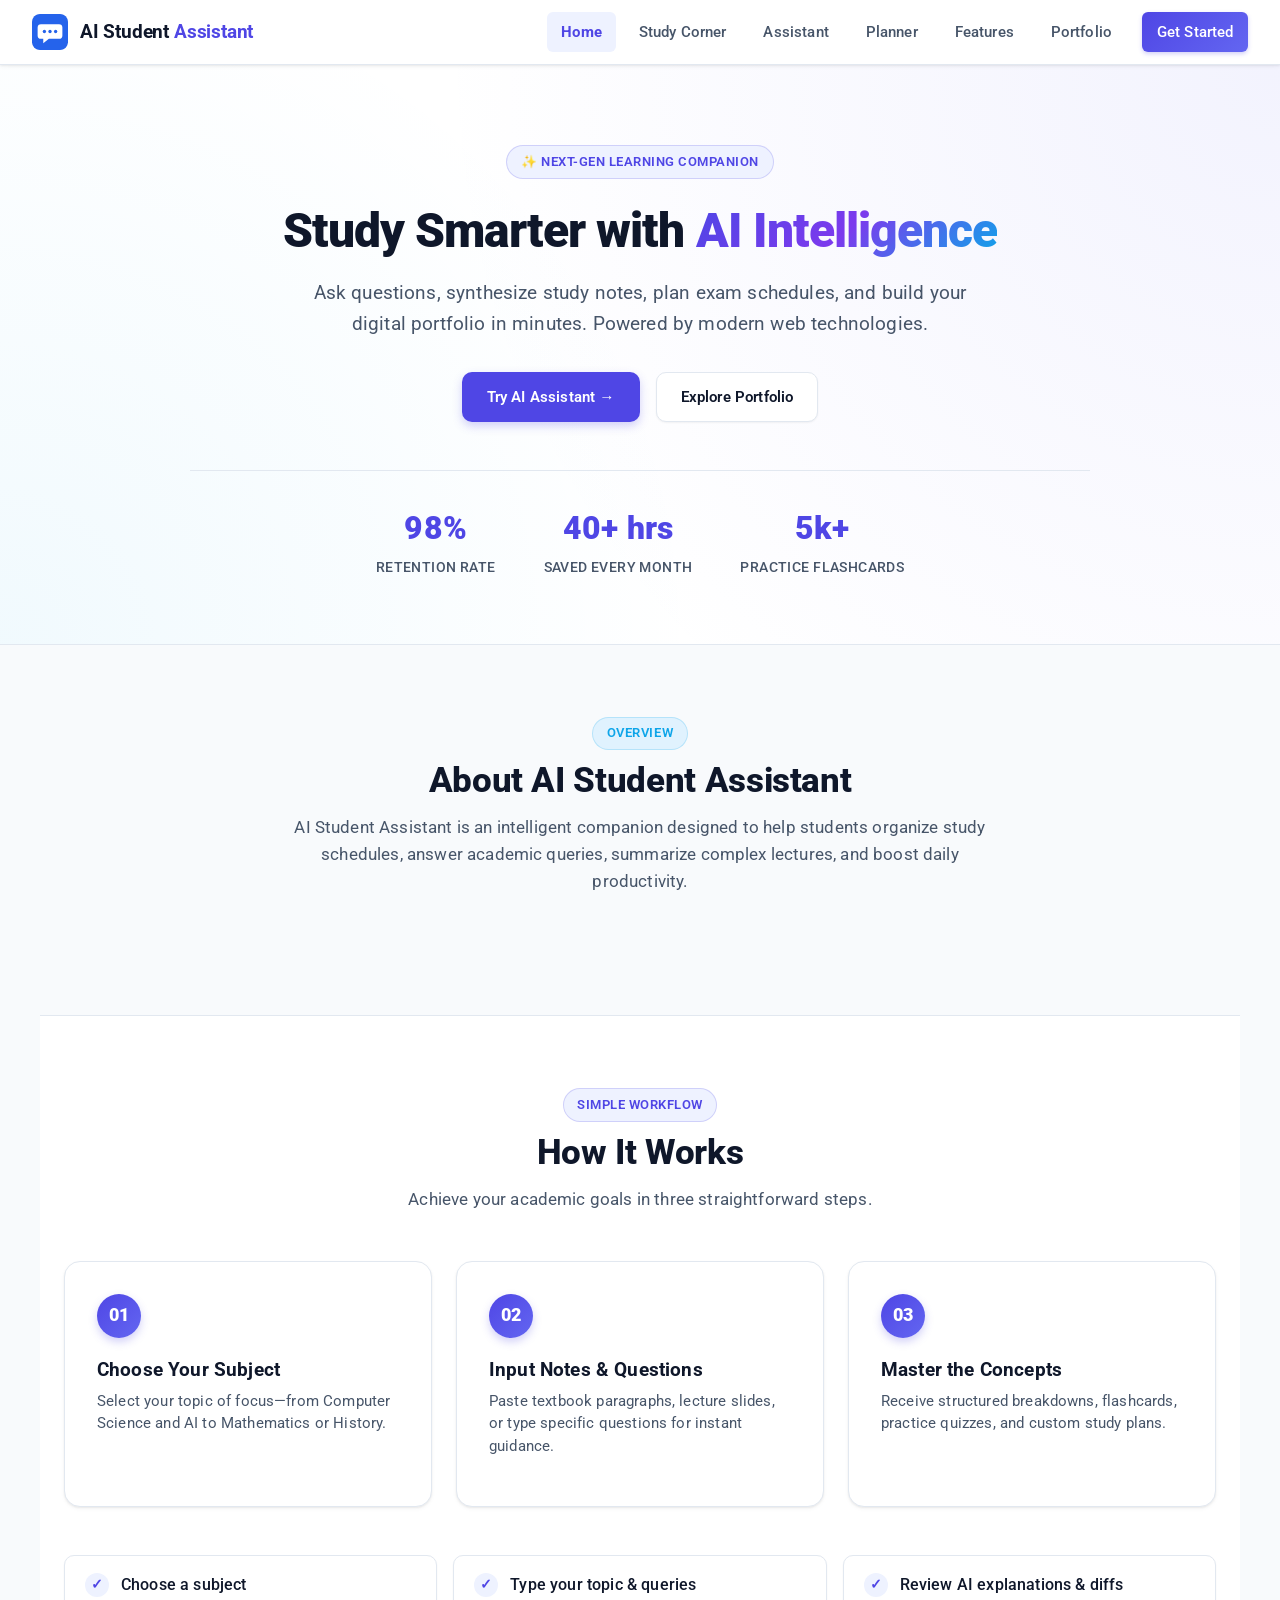
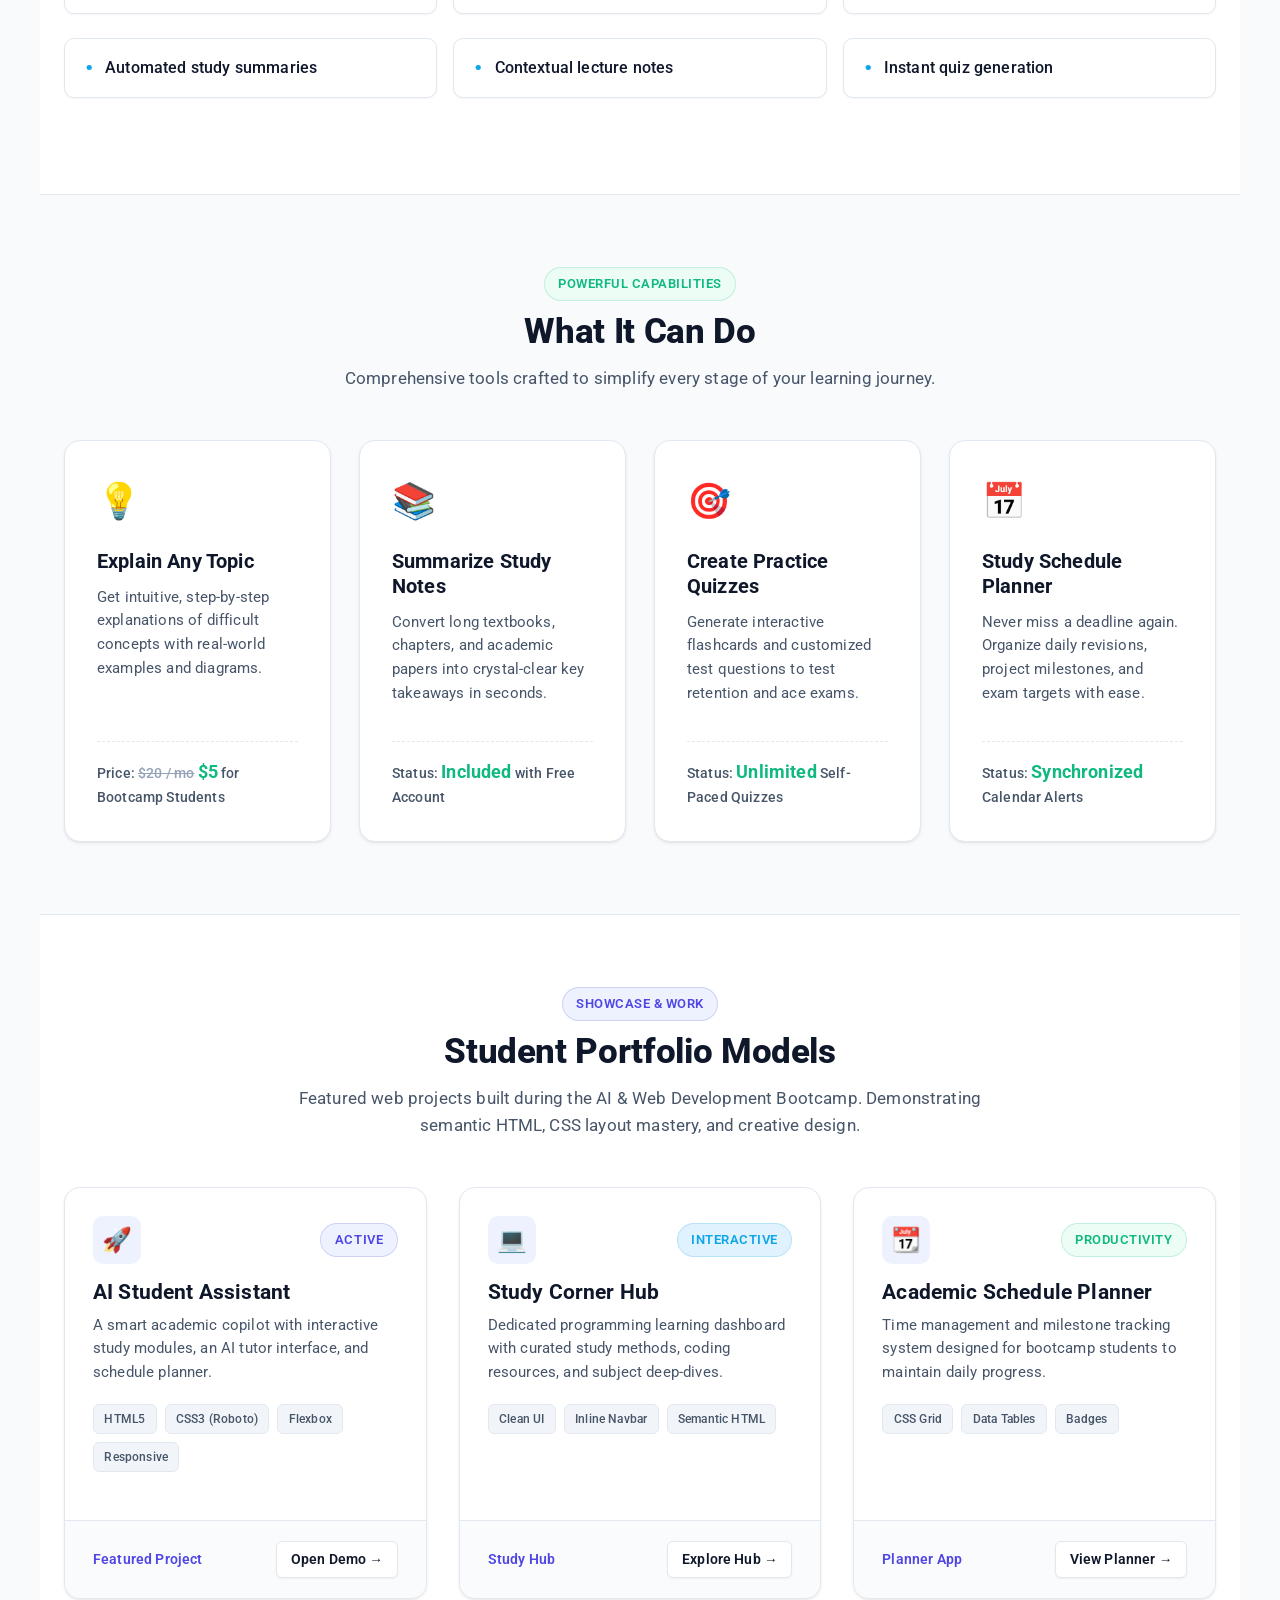
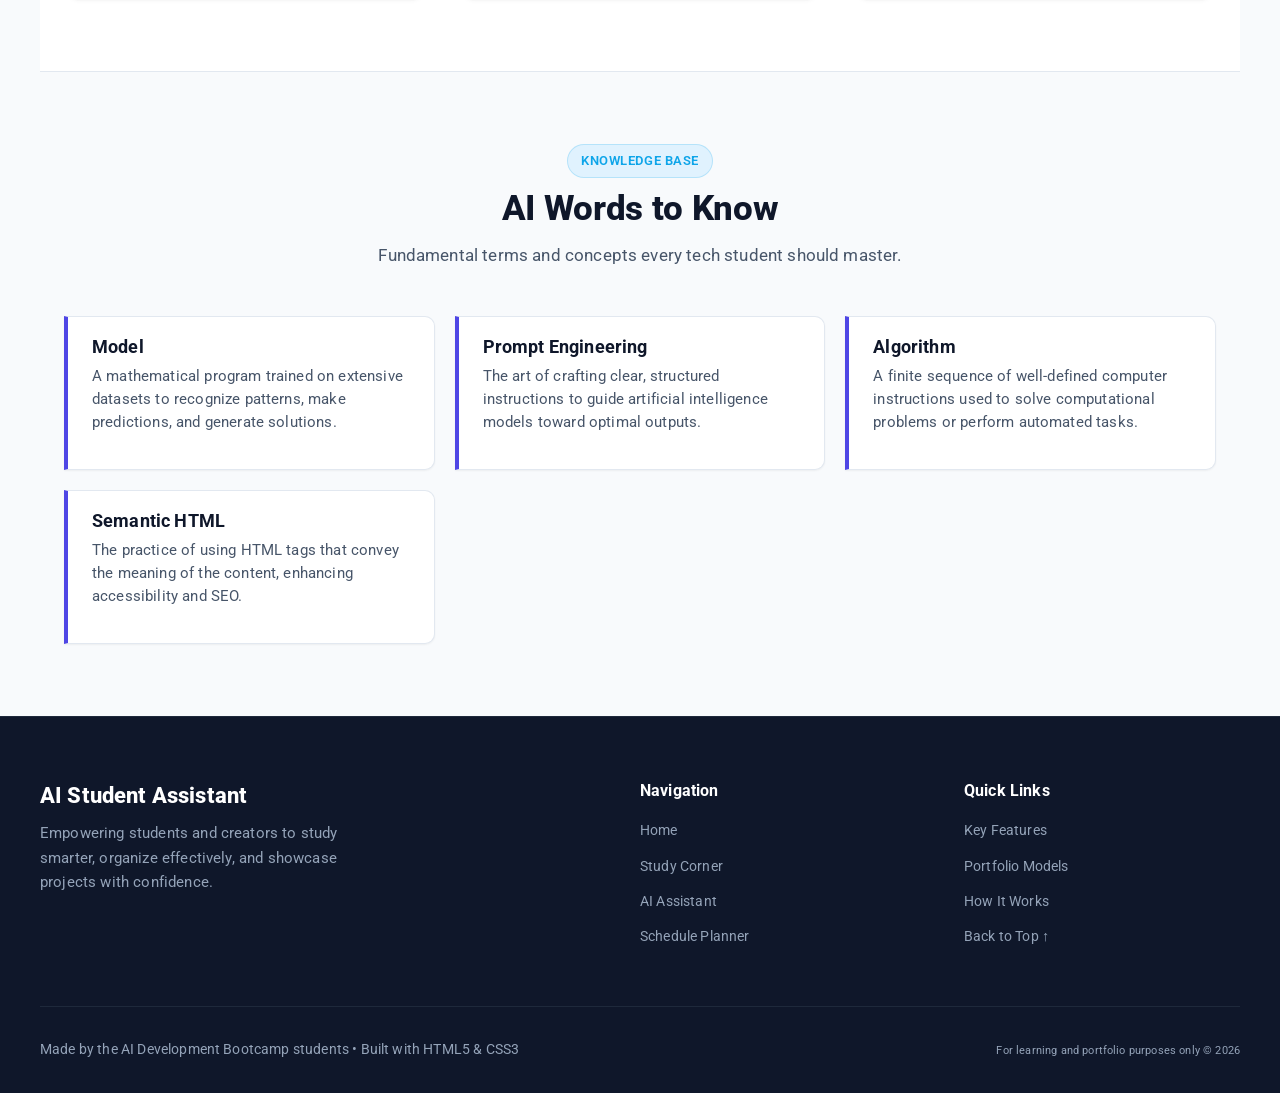
<file: index.html>
<!DOCTYPE html>
<html lang="en">
<head>
    <meta charset="UTF-8">
    <meta name="viewport" content="width=device-width, initial-scale=1.0">
    <title>AI Student Assistant & Portfolio</title>
    <link rel="icon" href="starter-assets/images/logo.svg" type="image/svg+xml">

    <!-- 1. Import Roboto Font from Google Fonts -->
    <link rel="preconnect" href="https://fonts.googleapis.com">
    <link rel="preconnect" href="https://fonts.gstatic.com" crossorigin>
    <link href="https://fonts.googleapis.com/css2?family=Roboto:ital,wght@0,300;0,400;0,500;0,700;0,900;1,400;1,500&display=swap" rel="stylesheet">

    <!-- 2. Link styles.css External Stylesheet -->
    <link rel="stylesheet" href="styles.css">
</head>
<body>

    <!-- ==================== HEADER & NAVBAR (INLINE DISPLAY) ==================== -->
    <header class="navbar" id="top">
        <a href="index.html" class="brand" title="Go to Home">
            <img class="brand-logo" src="starter-assets/images/logo.svg" alt="AI Student Assistant Logo" width="38" height="38">
            <span class="brand-name">AI Student <span class="brand-highlight">Assistant</span></span>
        </a>
        <nav class="nav-links">
            <a href="index.html" class="nav-link active">Home</a>
            <a href="study-corner.html" class="nav-link">Study Corner</a>
            <a href="assistant.html" class="nav-link">Assistant</a>
            <a href="planner.html" class="nav-link">Planner</a>
            <a href="#features" class="nav-link">Features</a>
            <a href="portfolio.html" class="nav-link">Portfolio</a>
            <a href="#how-it-works" class="nav-cta-btn">Get Started</a>
        </nav>
    </header>

    <!-- ==================== HERO SECTION ==================== -->
    <section class="hero-section" id="hero">
        <div class="hero-container">
            <div class="hero-badge-wrap">
                <span class="badge badge-primary">✨ Next-Gen Learning Companion</span>
            </div>
            <h1 class="hero-title">
                Study Smarter with <span class="hero-highlight">AI Intelligence</span>
            </h1>
            <p class="hero-description">
                Ask questions, synthesize study notes, plan exam schedules, and build your digital portfolio in minutes. Powered by modern web technologies.
            </p>
            <div class="hero-actions">
                <a href="assistant.html" class="btn btn-primary">Try AI Assistant →</a>
                <a href="#portfolio" class="btn btn-secondary">Explore Portfolio</a>
            </div>
            <div class="hero-metrics">
                <div class="metric-item">
                    <span class="metric-number">98%</span>
                    <span class="metric-label">Retention Rate</span>
                </div>
                <div class="metric-item">
                    <span class="metric-number">40+ hrs</span>
                    <span class="metric-label">Saved Every Month</span>
                </div>
                <div class="metric-item">
                    <span class="metric-number">5k+</span>
                    <span class="metric-label">Practice Flashcards</span>
                </div>
            </div>
        </div>
    </section>

    <!-- ==================== MAIN CONTENT ==================== -->
    <main>
        <!-- ABOUT / DESCRIPTION SECTION -->
        <section class="section" id="description">
            <div class="section-header">
                <div class="section-tag"><span class="badge badge-accent">Overview</span></div>
                <h2 class="section-title">About AI Student Assistant</h2>
                <p class="section-subtitle">
                    AI Student Assistant is an intelligent companion designed to help students organize study schedules, answer academic queries, summarize complex lectures, and boost daily productivity.
                </p>
            </div>
        </section>

        <!-- HOW IT WORKS SECTION -->
        <section class="section section-alt" id="how-it-works">
            <div class="section-header">
                <div class="section-tag"><span class="badge badge-primary">Simple Workflow</span></div>
                <h2 class="section-title">How It Works</h2>
                <p class="section-subtitle">Achieve your academic goals in three straightforward steps.</p>
            </div>

            <div class="steps-container">
                <article class="step-card">
                    <div class="step-number">01</div>
                    <h3 class="step-title">Choose Your Subject</h3>
                    <p class="step-text">Select your topic of focus—from Computer Science and AI to Mathematics or History.</p>
                </article>

                <article class="step-card">
                    <div class="step-number">02</div>
                    <h3 class="step-title">Input Notes & Questions</h3>
                    <p class="step-text">Paste textbook paragraphs, lecture slides, or type specific questions for instant guidance.</p>
                </article>

                <article class="step-card">
                    <div class="step-number">03</div>
                    <h3 class="step-title">Master the Concepts</h3>
                    <p class="step-text">Receive structured breakdowns, flashcards, practice quizzes, and custom study plans.</p>
                </article>
            </div>

            <!-- Learning Checklist -->
            <ol class="custom-step-list">
                <li>Choose a subject</li>
                <li>Type your topic & queries</li>
                <li>Review AI explanations & diffs</li>
            </ol>
            <ul class="custom-check-list">
                <li>Automated study summaries</li>
                <li>Contextual lecture notes</li>
                <li>Instant quiz generation</li>
            </ul>
        </section>

        <!-- WHAT IT CAN DO / FEATURES SECTION -->
        <section class="section" id="features">
            <div class="section-header">
                <div class="section-tag"><span class="badge badge-success">Powerful Capabilities</span></div>
                <h2 class="section-title">What It Can Do</h2>
                <p class="section-subtitle">Comprehensive tools crafted to simplify every stage of your learning journey.</p>
            </div>

            <div class="features-grid">
                <article class="feature-card">
                    <span class="feature-icon">💡</span>
                    <h3 class="feature-title">Explain Any Topic</h3>
                    <p>Get intuitive, step-by-step explanations of difficult concepts with real-world examples and diagrams.</p>
                    <div class="feature-price">
                        Price: <del>$20 / mo</del> <b>$5</b> for Bootcamp Students
                    </div>
                </article>

                <article class="feature-card">
                    <span class="feature-icon">📚</span>
                    <h3 class="feature-title">Summarize Study Notes</h3>
                    <p>Convert long textbooks, chapters, and academic papers into crystal-clear key takeaways in seconds.</p>
                    <div class="feature-price">
                        Status: <b>Included</b> with Free Account
                    </div>
                </article>

                <article class="feature-card">
                    <span class="feature-icon">🎯</span>
                    <h3 class="feature-title">Create Practice Quizzes</h3>
                    <p>Generate interactive flashcards and customized test questions to test retention and ace exams.</p>
                    <div class="feature-price">
                        Status: <b>Unlimited</b> Self-Paced Quizzes
                    </div>
                </article>

                <article class="feature-card">
                    <span class="feature-icon">📅</span>
                    <h3 class="feature-title">Study Schedule Planner</h3>
                    <p>Never miss a deadline again. Organize daily revisions, project milestones, and exam targets with ease.</p>
                    <div class="feature-price">
                        Status: <b>Synchronized</b> Calendar Alerts
                    </div>
                </article>
            </div>
        </section>

        <!-- ==================== CREATIVE PORTFOLIO SHOWCASE ==================== -->
        <!-- Inspired by modern developer & student portfolio models -->
        <section class="section section-alt" id="portfolio">
            <div class="section-header">
                <div class="section-tag"><span class="badge badge-primary">Showcase & Work</span></div>
                <h2 class="section-title">Student Portfolio Models</h2>
                <p class="section-subtitle">
                    Featured web projects built during the AI & Web Development Bootcamp. Demonstrating semantic HTML, CSS layout mastery, and creative design.
                </p>
            </div>

            <div class="portfolio-grid">
                <!-- Project 1 -->
                <article class="portfolio-card">
                    <div class="portfolio-card-header">
                        <div class="portfolio-card-icon">🚀</div>
                        <span class="badge badge-primary">Active</span>
                    </div>
                    <div class="portfolio-card-body">
                        <h3 class="portfolio-card-title">AI Student Assistant</h3>
                        <p class="portfolio-card-desc">
                            A smart academic copilot with interactive study modules, an AI tutor interface, and schedule planner.
                        </p>
                        <div class="portfolio-tags">
                            <span class="portfolio-tag">HTML5</span>
                            <span class="portfolio-tag">CSS3 (Roboto)</span>
                            <span class="portfolio-tag">Flexbox</span>
                            <span class="portfolio-tag">Responsive</span>
                        </div>
                    </div>
                    <div class="portfolio-card-footer">
                        <span class="portfolio-link">Featured Project</span>
                        <a href="assistant.html" class="btn btn-secondary btn-sm">Open Demo →</a>
                    </div>
                </article>

                <!-- Project 2 -->
                <article class="portfolio-card">
                    <div class="portfolio-card-header">
                        <div class="portfolio-card-icon">💻</div>
                        <span class="badge badge-accent">Interactive</span>
                    </div>
                    <div class="portfolio-card-body">
                        <h3 class="portfolio-card-title">Study Corner Hub</h3>
                        <p class="portfolio-card-desc">
                            Dedicated programming learning dashboard with curated study methods, coding resources, and subject deep-dives.
                        </p>
                        <div class="portfolio-tags">
                            <span class="portfolio-tag">Clean UI</span>
                            <span class="portfolio-tag">Inline Navbar</span>
                            <span class="portfolio-tag">Semantic HTML</span>
                        </div>
                    </div>
                    <div class="portfolio-card-footer">
                        <span class="portfolio-link">Study Hub</span>
                        <a href="study-corner.html" class="btn btn-secondary btn-sm">Explore Hub →</a>
                    </div>
                </article>

                <!-- Project 3 -->
                <article class="portfolio-card">
                    <div class="portfolio-card-header">
                        <div class="portfolio-card-icon">📆</div>
                        <span class="badge badge-success">Productivity</span>
                    </div>
                    <div class="portfolio-card-body">
                        <h3 class="portfolio-card-title">Academic Schedule Planner</h3>
                        <p class="portfolio-card-desc">
                            Time management and milestone tracking system designed for bootcamp students to maintain daily progress.
                        </p>
                        <div class="portfolio-tags">
                            <span class="portfolio-tag">CSS Grid</span>
                            <span class="portfolio-tag">Data Tables</span>
                            <span class="portfolio-tag">Badges</span>
                        </div>
                    </div>
                    <div class="portfolio-card-footer">
                        <span class="portfolio-link">Planner App</span>
                        <a href="planner.html" class="btn btn-secondary btn-sm">View Planner →</a>
                    </div>
                </article>
            </div>
        </section>

        <!-- AI GLOSSARY SECTION -->
        <section class="section" id="glossary">
            <div class="section-header">
                <div class="section-tag"><span class="badge badge-accent">Knowledge Base</span></div>
                <h2 class="section-title">AI Words to Know</h2>
                <p class="section-subtitle">Fundamental terms and concepts every tech student should master.</p>
            </div>

            <div class="glossary-grid">
                <article class="glossary-card">
                    <h3 class="glossary-term">Model</h3>
                    <p class="glossary-def">A mathematical program trained on extensive datasets to recognize patterns, make predictions, and generate solutions.</p>
                </article>
                <article class="glossary-card">
                    <h3 class="glossary-term">Prompt Engineering</h3>
                    <p class="glossary-def">The art of crafting clear, structured instructions to guide artificial intelligence models toward optimal outputs.</p>
                </article>
                <article class="glossary-card">
                    <h3 class="glossary-term">Algorithm</h3>
                    <p class="glossary-def">A finite sequence of well-defined computer instructions used to solve computational problems or perform automated tasks.</p>
                </article>
                <article class="glossary-card">
                    <h3 class="glossary-term">Semantic HTML</h3>
                    <p class="glossary-def">The practice of using HTML tags that convey the meaning of the content, enhancing accessibility and SEO.</p>
                </article>
            </div>
        </section>
    </main>

    <!-- ==================== FOOTER ==================== -->
    <footer class="footer">
        <div class="footer-container">
            <div class="footer-grid">
                <div class="footer-col">
                    <h3 class="footer-brand">AI Student Assistant</h3>
                    <p class="footer-tagline">
                        Empowering students and creators to study smarter, organize effectively, and showcase projects with confidence.
                    </p>
                </div>
                <div class="footer-col">
                    <h4 class="footer-col-title">Navigation</h4>
                    <ul class="footer-links">
                        <li><a href="index.html">Home</a></li>
                        <li><a href="study-corner.html">Study Corner</a></li>
                        <li><a href="assistant.html">AI Assistant</a></li>
                        <li><a href="planner.html">Schedule Planner</a></li>
                    </ul>
                </div>
                <div class="footer-col">
                    <h4 class="footer-col-title">Quick Links</h4>
                    <ul class="footer-links">
                        <li><a href="#features">Key Features</a></li>
                        <li><a href="#portfolio">Portfolio Models</a></li>
                        <li><a href="#how-it-works">How It Works</a></li>
                        <li><a href="#top">Back to Top ↑</a></li>
                    </ul>
                </div>
            </div>
            <div class="footer-bottom">
                <p>Made by the AI Development Bootcamp students • Built with HTML5 &amp; CSS3</p>
                <p><small>For learning and portfolio purposes only &copy; 2026</small></p>
            </div>
        </div>
    </footer>

</body>
</html>
</file>
<file: styles.css>
/* ==========================================================================
   AI STUDENT ASSISTANT & PORTFOLIO - MAIN STYLESHEET
   File: styles.css
   Font: Roboto (Google Fonts)
   ========================================================================== */

/* 1. GOOGLE FONTS IMPORT - ROBOTO */
@import url('https://fonts.googleapis.com/css2?family=Roboto:ital,wght@0,300;0,400;0,500;0,700;0,900;1,400;1,500&display=swap');

/* ==========================================================================
   2. CSS DESIGN TOKENS & VARIABLES
   ========================================================================== */
:root {
    --primary: #4f46e5;         /* Modern Indigo */
    --primary-light: #6366f1;
    --primary-dark: #3730a3;
    --primary-bg: #eef2ff;
    --accent: #0ea5e9;          /* Cyan / Sky */
    --accent-glow: #38bdf8;
    --success: #10b981;         /* Emerald */
    --warning: #f59e0b;         /* Amber */
    --danger: #ef4444;          /* Rose */
    
    --bg-page: #f8fafc;         /* Slate 50 */
    --bg-surface: #ffffff;      /* Pure white */
    --bg-surface-subtle: #f1f5f9;
    --bg-dark: #0f172a;         /* Deep slate for dark cards/footer */
    
    --text-primary: #0f172a;    /* High contrast dark slate */
    --text-secondary: #475569;  /* Muted slate */
    --text-muted: #94a3b8;      /* Light muted text */
    --text-light: #f8fafc;      /* White text for dark surfaces */
    
    --border-light: #e2e8f0;    /* Border slate 200 */
    --border-focus: #818cf8;
    
    --shadow-xs: 0 1px 2px 0 rgba(0, 0, 0, 0.05);
    --shadow-sm: 0 2px 4px rgba(0, 0, 0, 0.04), 0 1px 2px rgba(0, 0, 0, 0.06);
    --shadow-md: 0 4px 6px -1px rgba(0, 0, 0, 0.07), 0 2px 4px -2px rgba(0, 0, 0, 0.05);
    --shadow-lg: 0 10px 15px -3px rgba(0, 0, 0, 0.08), 0 4px 6px -4px rgba(0, 0, 0, 0.05);
    --shadow-xl: 0 20px 25px -5px rgba(0, 0, 0, 0.08), 0 8px 10px -6px rgba(0, 0, 0, 0.04);
    
    --radius-sm: 6px;
    --radius-md: 10px;
    --radius-lg: 16px;
    --radius-full: 9999px;
    
    --transition: all 0.25s cubic-bezier(0.4, 0, 0.2, 1);
}

/* ==========================================================================
   3. GLOBAL RESET & BASE TYPOGRAPHY (ROBOTO FONT)
   Requirement: Change the font to Roboto
   ========================================================================== */
*, *::before, *::after {
    box-sizing: border-box;
    margin: 0;
    padding: 0;
}

html {
    scroll-behavior: smooth;
    font-size: 16px;
}

body {
    font-family: 'Roboto', -apple-system, BlinkMacSystemFont, 'Segoe UI', Oxygen, Ubuntu, sans-serif;
    background-color: var(--bg-page);
    color: var(--text-primary);
    line-height: 1.6;
    letter-spacing: 0.01em;
    min-height: 100vh;
    display: flex;
    flex-direction: column;
}

h1, h2, h3, h4, h5, h6 {
    font-family: 'Roboto', sans-serif;
    font-weight: 700;
    line-height: 1.25;
    color: var(--text-primary);
}

p {
    margin-bottom: 1rem;
    color: var(--text-secondary);
}

a {
    color: var(--primary);
    text-decoration: none;
    transition: var(--transition);
}

a:hover {
    color: var(--primary-dark);
}

img {
    max-width: 100%;
    height: auto;
    display: block;
}

/* ==========================================================================
   4. NAVBAR & NAVIGATION (INLINE DISPLAY)
   Requirement: Change the display of the navbar to make it inline
   ========================================================================== */
.navbar,
header.navbar {
    background-color: rgba(255, 255, 255, 0.95);
    backdrop-filter: blur(8px);
    -webkit-backdrop-filter: blur(8px);
    border-bottom: 1px solid var(--border-light);
    position: sticky;
    top: 0;
    z-index: 1000;
    padding: 0.75rem 2rem;
    box-shadow: var(--shadow-sm);
    display: flex;
    align-items: center;
    justify-content: space-between;
}

/* Brand logo & title */
.brand,
.navbar-brand {
    display: inline-flex;
    align-items: center;
    gap: 0.75rem;
    text-decoration: none;
    color: var(--text-primary);
    font-weight: 700;
    font-size: 1.2rem;
    letter-spacing: -0.01em;
}

.brand-logo {
    width: 36px;
    height: 36px;
    object-fit: contain;
    border-radius: var(--radius-sm);
    transition: var(--transition);
}

.brand:hover .brand-logo {
    transform: scale(1.08) rotate(-4deg);
}

.brand-name {
    color: var(--text-primary);
}

.brand-highlight {
    color: var(--primary);
}

/* Inline Navigation Container */
.nav-links,
.nav-menu,
.navbar nav,
nav.nav-link {
    display: inline-flex;       /* Inline display layout for navigation container */
    align-items: center;
    gap: 0.5rem;
    list-style: none;
    margin: 0;
    padding: 0;
}

/* List items inside navbar displayed inline */
.nav-links li,
.nav-menu li,
.nav-item {
    display: inline;            /* List item displayed inline */
    margin: 0 0.25rem;
}

/* Individual navigation links */
.nav-link,
.navbar nav a,
.nav-links li a {
    display: inline-block;      /* Display inline-block so items sit horizontally with padding */
    padding: 0.5rem 0.9rem;
    color: var(--text-secondary);
    font-weight: 500;
    font-size: 0.95rem;
    text-decoration: none;
    border-radius: var(--radius-sm);
    position: relative;
    transition: var(--transition);
}

.nav-link:hover,
.navbar nav a:hover {
    color: var(--primary);
    background-color: var(--primary-bg);
}

.nav-link.active,
.navbar nav a.active {
    color: var(--primary);
    background-color: var(--primary-bg);
    font-weight: 700;
}

.nav-cta-btn {
    display: inline-block;
    padding: 0.5rem 1.1rem;
    background: linear-gradient(135deg, var(--primary), var(--primary-light));
    color: #ffffff !important;
    font-weight: 600;
    font-size: 0.9rem;
    border-radius: var(--radius-full);
    box-shadow: 0 2px 4px rgba(79, 70, 229, 0.25);
    margin-left: 0.5rem;
    transition: var(--transition);
}

.nav-cta-btn:hover {
    transform: translateY(-2px);
    box-shadow: 0 4px 8px rgba(79, 70, 229, 0.35);
    background: linear-gradient(135deg, var(--primary-dark), var(--primary));
}

/* ==========================================================================
   5. BUTTONS & UI COMPONENTS
   ========================================================================== */
.btn {
    display: inline-flex;
    align-items: center;
    justify-content: center;
    gap: 0.5rem;
    font-family: 'Roboto', sans-serif;
    font-weight: 600;
    font-size: 0.95rem;
    padding: 0.75rem 1.5rem;
    border-radius: var(--radius-md);
    cursor: pointer;
    text-decoration: none;
    border: 1px solid transparent;
    transition: var(--transition);
}

.btn-primary {
    background-color: var(--primary);
    color: #ffffff;
    box-shadow: 0 4px 10px rgba(79, 70, 229, 0.25);
}

.btn-primary:hover {
    background-color: var(--primary-dark);
    color: #ffffff;
    transform: translateY(-2px);
    box-shadow: 0 6px 14px rgba(79, 70, 229, 0.35);
}

.btn-secondary {
    background-color: #ffffff;
    color: var(--text-primary);
    border-color: var(--border-light);
    box-shadow: var(--shadow-xs);
}

.btn-secondary:hover {
    background-color: var(--bg-surface-subtle);
    border-color: #cbd5e1;
    color: var(--text-primary);
    transform: translateY(-2px);
}

.btn-sm {
    padding: 0.4rem 0.85rem;
    font-size: 0.85rem;
    border-radius: var(--radius-sm);
}

.badge {
    display: inline-flex;
    align-items: center;
    gap: 0.35rem;
    padding: 0.35rem 0.85rem;
    font-size: 0.8rem;
    font-weight: 600;
    text-transform: uppercase;
    letter-spacing: 0.04em;
    border-radius: var(--radius-full);
}

.badge-primary {
    background-color: var(--primary-bg);
    color: var(--primary);
    border: 1px solid rgba(79, 70, 229, 0.2);
}

.badge-success {
    background-color: #ecfdf5;
    color: var(--success);
    border: 1px solid rgba(16, 185, 129, 0.2);
}

.badge-accent {
    background-color: #e0f2fe;
    color: var(--accent);
    border: 1px solid rgba(14, 165, 233, 0.2);
}

/* ==========================================================================
   6. HERO SECTION
   ========================================================================== */
.hero-section {
    position: relative;
    padding: 5rem 1.5rem 4rem;
    background: radial-gradient(circle at top right, rgba(99, 102, 241, 0.08) 0%, transparent 60%),
                radial-gradient(circle at bottom left, rgba(14, 165, 233, 0.06) 0%, transparent 50%),
                #ffffff;
    border-bottom: 1px solid var(--border-light);
    text-align: center;
    overflow: hidden;
}

.hero-container {
    max-width: 900px;
    margin: 0 auto;
}

.hero-badge-wrap {
    margin-bottom: 1.5rem;
}

.hero-title {
    font-size: 3rem;
    font-weight: 900;
    color: var(--text-primary);
    line-height: 1.15;
    margin-bottom: 1.25rem;
    letter-spacing: -0.02em;
}

.hero-highlight {
    background: linear-gradient(135deg, var(--primary) 0%, #7c3aed 50%, var(--accent) 100%);
    -webkit-background-clip: text;
    -webkit-text-fill-color: transparent;
}

.hero-description {
    font-size: 1.2rem;
    color: var(--text-secondary);
    max-width: 680px;
    margin: 0 auto 2rem;
    line-height: 1.6;
}

.hero-actions {
    display: inline-flex;
    gap: 1rem;
    flex-wrap: wrap;
    justify-content: center;
    margin-bottom: 3rem;
}

.hero-metrics {
    display: flex;
    justify-content: center;
    gap: 3rem;
    padding-top: 2rem;
    border-top: 1px solid var(--border-light);
    flex-wrap: wrap;
}

.metric-item {
    text-align: center;
}

.metric-number {
    font-size: 2rem;
    font-weight: 900;
    color: var(--primary);
    display: block;
}

.metric-label {
    font-size: 0.85rem;
    font-weight: 500;
    color: var(--text-secondary);
    text-transform: uppercase;
    letter-spacing: 0.03em;
}

/* ==========================================================================
   7. MAIN CONTAINER & SECTIONS
   ========================================================================== */
main {
    flex: 1;
}

.section {
    padding: 4.5rem 1.5rem;
    max-width: 1200px;
    margin: 0 auto;
}

.section-full {
    max-width: 100%;
    padding: 4.5rem 0;
}

.section-alt {
    background-color: #ffffff;
    border-top: 1px solid var(--border-light);
    border-bottom: 1px solid var(--border-light);
}

.section-header {
    text-align: center;
    max-width: 700px;
    margin: 0 auto 3rem;
}

.section-tag {
    margin-bottom: 0.5rem;
}

.section-title {
    font-size: 2.2rem;
    font-weight: 800;
    color: var(--text-primary);
    margin-bottom: 0.75rem;
    letter-spacing: -0.01em;
}

.section-subtitle {
    font-size: 1.05rem;
    color: var(--text-secondary);
}

/* ==========================================================================
   8. PORTFOLIO & SHOWCASE SECTION (PORTFOLIO MODELS INSPIRATION)
   ========================================================================== */
.portfolio-grid {
    display: grid;
    grid-template-columns: repeat(auto-fit, minmax(320px, 1fr));
    gap: 2rem;
    margin-top: 1.5rem;
}

.portfolio-card {
    background-color: var(--bg-surface);
    border: 1px solid var(--border-light);
    border-radius: var(--radius-lg);
    overflow: hidden;
    box-shadow: var(--shadow-sm);
    transition: var(--transition);
    display: flex;
    flex-direction: column;
}

.portfolio-card:hover {
    transform: translateY(-6px);
    box-shadow: var(--shadow-xl);
    border-color: var(--primary-light);
}

.portfolio-card-header {
    padding: 1.75rem 1.75rem 1rem;
    display: flex;
    align-items: center;
    justify-content: space-between;
}

.portfolio-card-icon {
    width: 48px;
    height: 48px;
    border-radius: var(--radius-md);
    background-color: var(--primary-bg);
    color: var(--primary);
    display: flex;
    align-items: center;
    justify-content: center;
    font-size: 1.5rem;
}

.portfolio-card-body {
    padding: 0 1.75rem 1.5rem;
    flex: 1;
}

.portfolio-card-title {
    font-size: 1.3rem;
    font-weight: 700;
    margin-bottom: 0.5rem;
    color: var(--text-primary);
}

.portfolio-card-desc {
    font-size: 0.95rem;
    color: var(--text-secondary);
    line-height: 1.55;
    margin-bottom: 1.25rem;
}

.portfolio-tags {
    display: flex;
    flex-wrap: wrap;
    gap: 0.5rem;
    margin-bottom: 1.5rem;
}

.portfolio-tag {
    display: inline-block;
    padding: 0.25rem 0.65rem;
    background-color: var(--bg-surface-subtle);
    border: 1px solid var(--border-light);
    border-radius: var(--radius-sm);
    font-size: 0.78rem;
    font-weight: 500;
    color: var(--text-secondary);
}

.portfolio-card-footer {
    padding: 1.25rem 1.75rem;
    background-color: #fafbfd;
    border-top: 1px solid var(--border-light);
    display: flex;
    align-items: center;
    justify-content: space-between;
}

.portfolio-link {
    font-size: 0.9rem;
    font-weight: 600;
    color: var(--primary);
    display: inline-flex;
    align-items: center;
    gap: 0.25rem;
}

.portfolio-link:hover {
    color: var(--primary-dark);
    text-decoration: underline;
}

/* ==========================================================================
   9. FEATURE CARDS GRID
   ========================================================================== */
.features-grid,
.feature-list {
    display: grid;
    grid-template-columns: repeat(auto-fit, minmax(260px, 1fr));
    gap: 1.75rem;
}

.feature-card {
    background: var(--bg-surface);
    border: 1px solid var(--border-light);
    border-radius: var(--radius-lg);
    padding: 2rem;
    box-shadow: var(--shadow-sm);
    transition: var(--transition);
    position: relative;
    display: flex;
    flex-direction: column;
}

.feature-card:hover {
    transform: translateY(-5px);
    box-shadow: var(--shadow-lg);
    border-color: #cbd5e1;
}

.feature-icon {
    font-size: 2.2rem;
    margin-bottom: 1.25rem;
    display: inline-block;
}

.feature-title {
    font-size: 1.25rem;
    font-weight: 700;
    margin-bottom: 0.75rem;
    color: var(--text-primary);
}

.feature-card p {
    font-size: 0.95rem;
    color: var(--text-secondary);
    line-height: 1.55;
    flex: 1;
}

.feature-price {
    margin-top: 1.25rem;
    padding-top: 1rem;
    border-top: 1px dashed var(--border-light);
    font-size: 0.9rem;
    font-weight: 500;
    color: var(--text-secondary);
}

.feature-price del {
    color: var(--text-muted);
}

.feature-price b {
    color: var(--success);
    font-size: 1.1rem;
}

/* ==========================================================================
   10. HOW IT WORKS & STEP PROCESS
   ========================================================================== */
.steps-container {
    display: grid;
    grid-template-columns: repeat(auto-fit, minmax(280px, 1fr));
    gap: 1.5rem;
    margin-bottom: 3rem;
}

.step-card {
    background: var(--bg-surface);
    border: 1px solid var(--border-light);
    border-radius: var(--radius-lg);
    padding: 2rem;
    position: relative;
    box-shadow: var(--shadow-sm);
    transition: var(--transition);
}

.step-card:hover {
    transform: translateY(-4px);
    box-shadow: var(--shadow-md);
}

.step-number {
    display: inline-flex;
    align-items: center;
    justify-content: center;
    width: 44px;
    height: 44px;
    border-radius: var(--radius-full);
    background: linear-gradient(135deg, var(--primary), var(--primary-light));
    color: #ffffff;
    font-weight: 900;
    font-size: 1.1rem;
    margin-bottom: 1.25rem;
    box-shadow: 0 4px 8px rgba(79, 70, 229, 0.25);
}

.step-title {
    font-size: 1.2rem;
    font-weight: 700;
    margin-bottom: 0.5rem;
    color: var(--text-primary);
}

.step-text {
    font-size: 0.95rem;
    color: var(--text-secondary);
    line-height: 1.5;
}

/* Styled Lists for Course Requirements */
ol.custom-step-list,
ul.custom-check-list {
    padding: 0;
    list-style: none;
    display: grid;
    grid-template-columns: repeat(auto-fit, minmax(240px, 1fr));
    gap: 1rem;
    margin: 1.5rem 0;
}

ol.custom-step-list li,
ul.custom-check-list li {
    background: var(--bg-surface);
    border: 1px solid var(--border-light);
    padding: 1rem 1.25rem;
    border-radius: var(--radius-md);
    font-weight: 500;
    color: var(--text-primary);
    display: flex;
    align-items: center;
    gap: 0.75rem;
    box-shadow: var(--shadow-xs);
}

ol.custom-step-list li::before {
    content: "✓";
    display: inline-flex;
    align-items: center;
    justify-content: center;
    width: 24px;
    height: 24px;
    border-radius: var(--radius-full);
    background-color: var(--primary-bg);
    color: var(--primary);
    font-weight: 700;
    font-size: 0.85rem;
}

ul.custom-check-list li::before {
    content: "•";
    color: var(--accent);
    font-size: 1.5rem;
    line-height: 0;
}

/* ==========================================================================
   11. GLOSSARY SECTION
   ========================================================================== */
.glossary-grid {
    display: grid;
    grid-template-columns: repeat(auto-fit, minmax(280px, 1fr));
    gap: 1.25rem;
}

.glossary-card {
    background-color: var(--bg-surface);
    border: 1px solid var(--border-light);
    border-left: 4px solid var(--primary);
    padding: 1.25rem 1.5rem;
    border-radius: 0 var(--radius-md) var(--radius-md) 0;
    box-shadow: var(--shadow-xs);
    transition: var(--transition);
}

.glossary-card:hover {
    transform: translateX(4px);
    box-shadow: var(--shadow-sm);
}

.glossary-term {
    font-size: 1.1rem;
    font-weight: 700;
    color: var(--text-primary);
    margin-bottom: 0.35rem;
}

.glossary-def {
    font-size: 0.95rem;
    color: var(--text-secondary);
    line-height: 1.5;
}

/* ==========================================================================
   12. INTERACTIVE SUB-PAGES (ASSISTANT & PLANNER)
   ========================================================================== */
/* Assistant Chat Mockup */
.chat-container {
    max-width: 800px;
    margin: 2rem auto;
    background: var(--bg-surface);
    border: 1px solid var(--border-light);
    border-radius: var(--radius-lg);
    box-shadow: var(--shadow-md);
    overflow: hidden;
}

.chat-header {
    background-color: #fafbfd;
    padding: 1rem 1.5rem;
    border-bottom: 1px solid var(--border-light);
    display: flex;
    align-items: center;
    justify-content: space-between;
}

.chat-status {
    display: inline-flex;
    align-items: center;
    gap: 0.5rem;
    font-size: 0.85rem;
    font-weight: 600;
    color: var(--success);
}

.chat-status::before {
    content: "";
    width: 8px;
    height: 8px;
    background-color: var(--success);
    border-radius: var(--radius-full);
    display: inline-block;
}

.chat-messages {
    padding: 1.5rem;
    display: flex;
    flex-direction: column;
    gap: 1.25rem;
    min-height: 320px;
}

.chat-bubble {
    max-width: 80%;
    padding: 1rem 1.25rem;
    border-radius: var(--radius-lg);
    font-size: 0.95rem;
    line-height: 1.5;
}

.chat-bubble-assistant {
    align-self: flex-start;
    background-color: var(--bg-surface-subtle);
    color: var(--text-primary);
    border-bottom-left-radius: 4px;
}

.chat-bubble-user {
    align-self: flex-end;
    background-color: var(--primary);
    color: #ffffff;
    border-bottom-right-radius: 4px;
}

.chat-input-area {
    padding: 1rem 1.5rem;
    border-top: 1px solid var(--border-light);
    display: flex;
    gap: 0.75rem;
    background-color: #fafbfd;
}

.chat-input {
    flex: 1;
    padding: 0.75rem 1rem;
    border: 1px solid var(--border-light);
    border-radius: var(--radius-md);
    font-family: 'Roboto', sans-serif;
    font-size: 0.95rem;
    outline: none;
    transition: var(--transition);
}

.chat-input:focus {
    border-color: var(--primary);
    box-shadow: 0 0 0 3px rgba(79, 70, 229, 0.15);
}

/* Planner Table */
.planner-card {
    background: var(--bg-surface);
    border: 1px solid var(--border-light);
    border-radius: var(--radius-lg);
    padding: 2rem;
    box-shadow: var(--shadow-md);
    max-width: 960px;
    margin: 2rem auto;
    overflow-x: auto;
}

.planner-table {
    width: 100%;
    border-collapse: collapse;
    text-align: left;
}

.planner-table th {
    background-color: var(--bg-surface-subtle);
    padding: 0.85rem 1rem;
    font-size: 0.85rem;
    font-weight: 700;
    text-transform: uppercase;
    color: var(--text-secondary);
    border-bottom: 2px solid var(--border-light);
}

.planner-table td {
    padding: 1rem;
    font-size: 0.95rem;
    color: var(--text-primary);
    border-bottom: 1px solid var(--border-light);
}

.planner-table tr:hover td {
    background-color: #fafbfd;
}

/* ==========================================================================
   13. FOOTER
   ========================================================================== */
.footer {
    background-color: var(--bg-dark);
    color: var(--text-light);
    padding: 4rem 1.5rem 2rem;
    margin-top: auto;
    border-top: 1px solid #1e293b;
}

.footer-container {
    max-width: 1200px;
    margin: 0 auto;
}

.footer-grid {
    display: grid;
    grid-template-columns: 2fr 1fr 1fr;
    gap: 3rem;
    margin-bottom: 3rem;
}

.footer-brand {
    font-size: 1.4rem;
    font-weight: 800;
    color: #ffffff;
    margin-bottom: 0.75rem;
}

.footer-tagline {
    color: var(--text-muted);
    font-size: 0.95rem;
    max-width: 320px;
}

.footer-col-title {
    font-size: 1rem;
    font-weight: 700;
    color: #ffffff;
    margin-bottom: 1rem;
}

.footer-links {
    list-style: none;
    padding: 0;
    margin: 0;
}

.footer-links li {
    margin-bottom: 0.6rem;
}

.footer-links a {
    color: var(--text-muted);
    font-size: 0.9rem;
    transition: var(--transition);
}

.footer-links a:hover {
    color: #ffffff;
    padding-left: 4px;
}

.footer-bottom {
    padding-top: 2rem;
    border-top: 1px solid #1e293b;
    display: flex;
    justify-content: space-between;
    align-items: center;
    flex-wrap: wrap;
    gap: 1rem;
    font-size: 0.85rem;
    color: var(--text-muted);
}

.footer-bottom p {
    margin: 0;
    color: var(--text-muted);
}

/* ==========================================================================
   14. RESPONSIVE DESIGN (MEDIA QUERIES)
   ========================================================================== */
@media (max-width: 768px) {
    .navbar,
    header.navbar {
        flex-direction: column;
        padding: 1rem;
        gap: 1rem;
    }
    
    .nav-links,
    .nav-menu,
    .navbar nav,
    nav.nav-link {
        flex-wrap: wrap;
        justify-content: center;
        gap: 0.35rem;
    }
    
    .hero-title {
        font-size: 2.2rem;
    }
    
    .hero-metrics {
        gap: 1.5rem;
    }
    
    .footer-grid {
        grid-template-columns: 1fr;
        gap: 2rem;
    }
    
    .section {
        padding: 3rem 1rem;
    }
}
</file>
